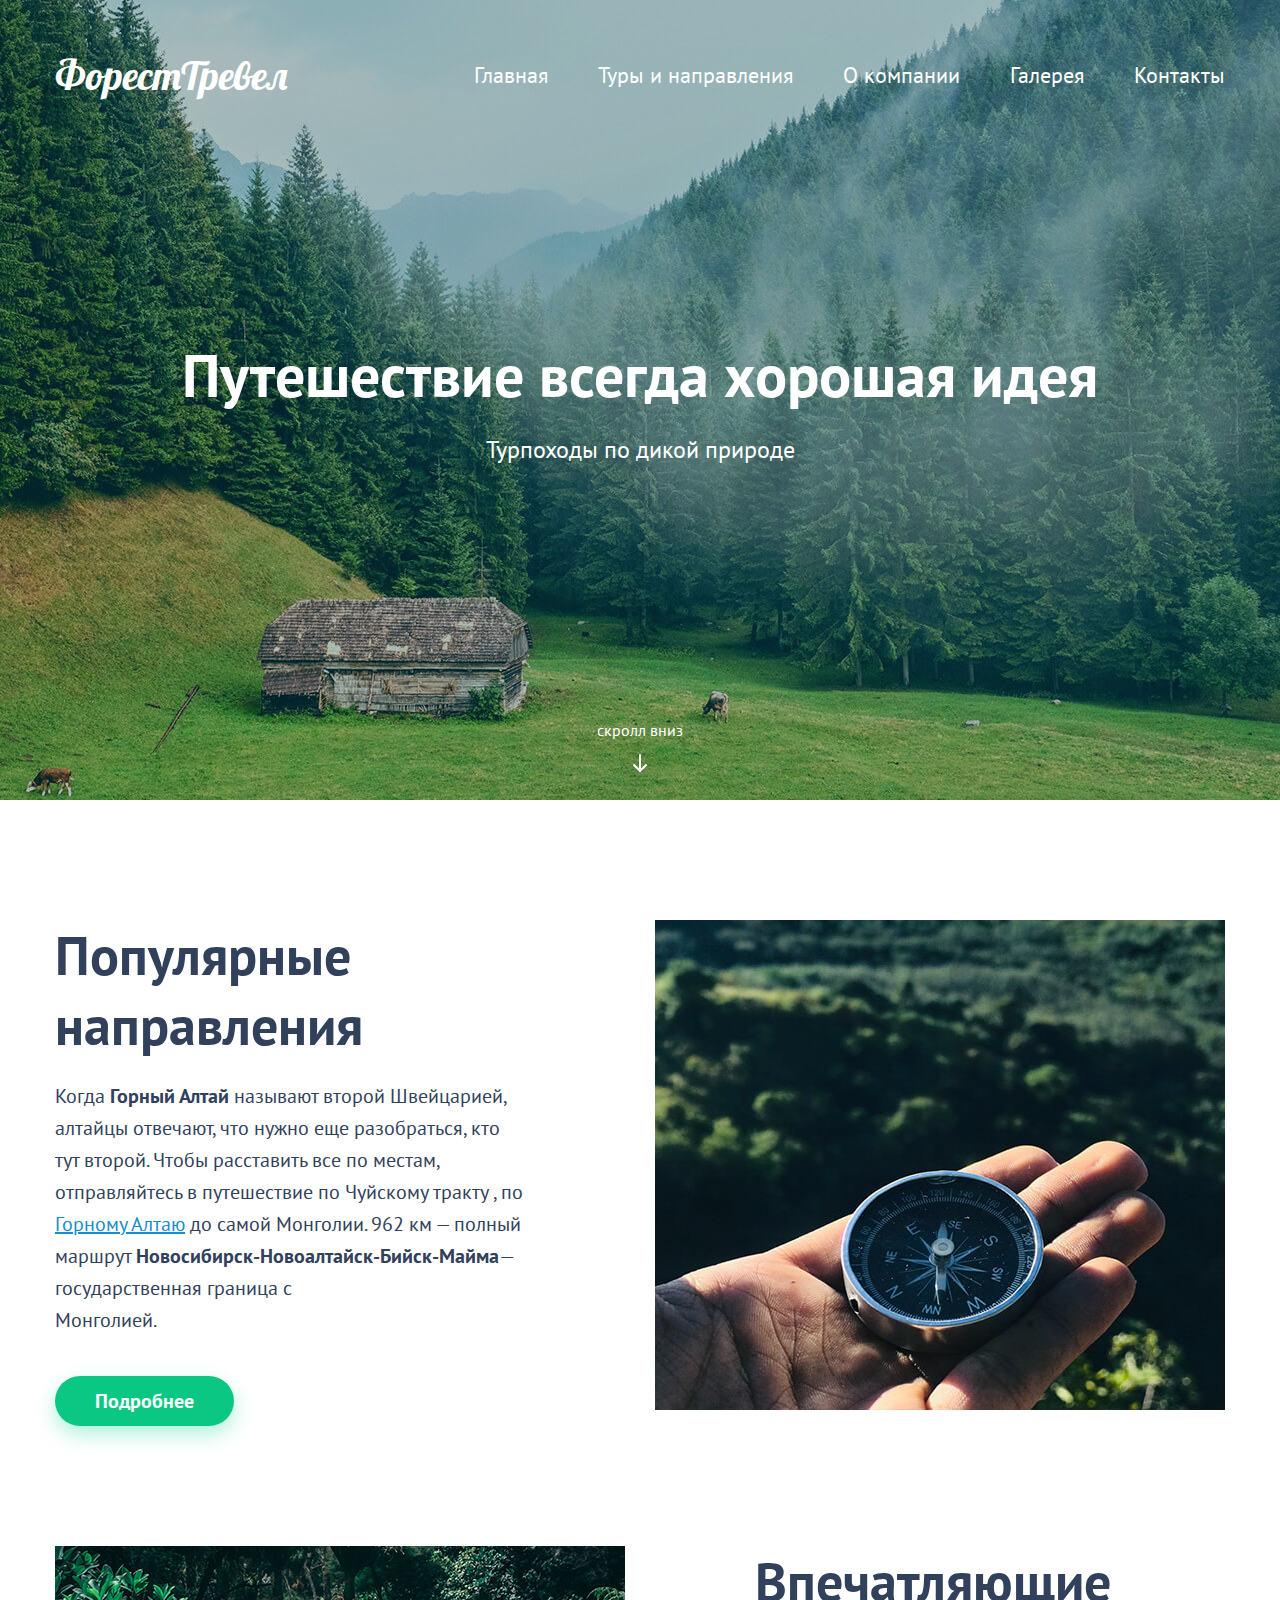
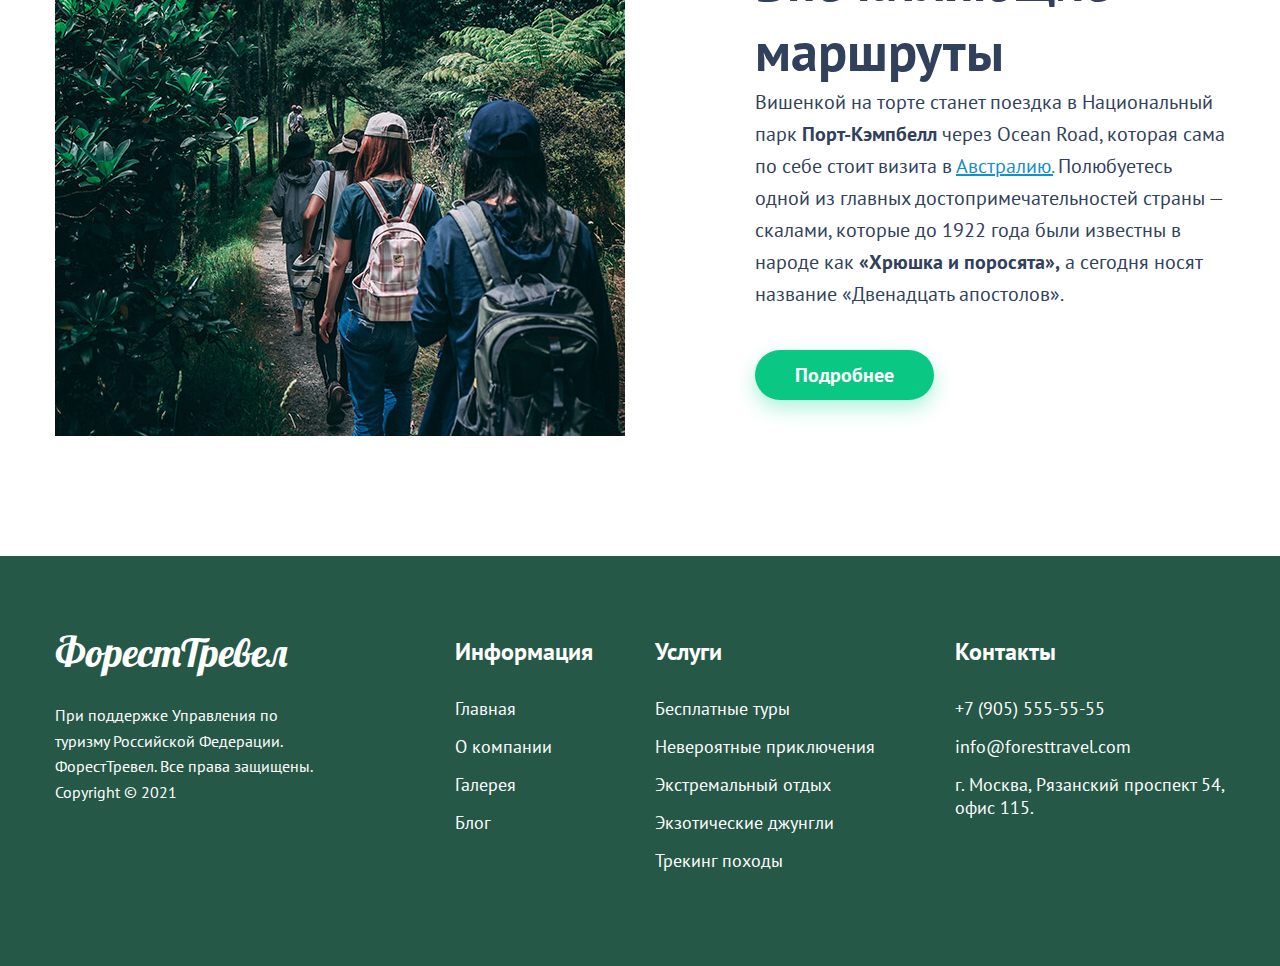
<file: index.html>
<!DOCTYPE html>
<html lang="ru">

<head>
    <meta charset="UTF-8">
    <meta name="viewport" content="width=device-width, initial-scale=1.0">
    <title>ФорестТревел</title>
    <link rel="stylesheet" href="css/main.css">
    <link rel="stylesheet" href="css/media.css">
    <link rel="preconnect" href="https://fonts.googleapis.com">
    <link rel="preconnect" href="https://fonts.gstatic.com" crossorigin>
    <link href="https://fonts.googleapis.com/css2?family=Lobster&family=PT+Sans:wght@400;700&display=swap" rel="stylesheet">
</head>

<body>

    <header class="header">
        <div class="header-top">
            <div class="logo">ФорестТревел</div>
            <button class="burger">
                <div class="burger__line"></div>
            </button>
            <nav class="header-nav">
                <ul class="nav-list">
                    <li class="nav-item">
                        <a href="index.html" class="nav-link">Главная</a>
                    </li>
                    <li class="nav-item">
                        <a href="routes.html" class="nav-link">Туры и направления</a>
                    </li>
                    <li class="nav-item">
                        <a href="#" class="nav-link">О компании</a>
                    </li>
                    <li class="nav-item">
                        <a href="#" class="nav-link">Галерея</a>
                    </li>
                    <li class="nav-item">
                        <a href="contacts.html" class="nav-link">Контакты</a>
                    </li>
                </ul>
            </nav>
        </div>
        <div class="header-content">
            <h1 class="header-title">Путешествие всегда хорошая идея</h1>
            <p class="header-desc">Турпоходы по дикой природе</p>
        </div>
        <a href="#scroll" class="header-scroll">cкролл вниз</a>
    </header>
    <main class="main" id="scroll">
        <div class="container">
            <article class="main-row">
                <div class="content">
                    <div class="content-header">
                    <h2 class="row-title">Популярные направления</h2>
                </div>
                    <div class="row-desc">
                        <p>Когда <b>Горный Алтай</b> называют второй Швейцарией, алтайцы отвечают, что нужно еще
                            разобраться, кто тут второй. Чтобы расставить все по местам, отправляйтесь в путешествие по
                            Чуйскому тракту , по <br><a href="#">Горному Алтаю</a> до самой Монголии. 962 км — полный
                            маршрут <b>Новосибирск-Новоалтайск-Бийск-Майма</b>—государственная граница с <br>Монголией.</p>
                    </div>
                    <a href="#" class="btn">Подробнее</a>
                </div>
                <div class="image">
                    <img class="img" src="img/01.jpg" alt="Компасс">
                </div>
            </article>

            <article class="main-row">
                <div class="content">
                    <h2 class="row-title">Впечатляющие маршруты</h2>
                    <div class="row-desc">
                        <p>Вишенкой на торте станет поездка в Национальный парк <b>Порт-Кэмпбелл</b> через Ocean Road,
                            которая сама по себе стоит визита в <a href="#">Австралию.</a> Полюбуетесь одной из главных
                            достопримечательностей страны — скалами, которые до 1922 года были известны в народе как
                            <b>«Хрюшка и поросята»,</b> а сегодня носят название «Двенадцать апостолов».</p>
                    </div>
                    <a href="#" class="btn">Подробнее</a>
                </div>
                <div class="image">
                    <img class="img" src="img/02.jpg" alt="Маршруты">
                </div>
            </article>
        </div>
    </main>
    <footer class="footer">
        <div class="container">
           <div class="footer-row">
            <div class="footer-copyright">
                <div class="logo">ФорестТревел</div>
                <p>
                    При поддержке Управления по туризму Российской Федерации. ФорестТревел. Все права защищены. Copyright © 2021
                </p>
            </div>
            <div class="footer-widgets">
                <div class="footer-widget footer-info">
                    <h4 class="footer-widget-title">Информация</h4>
                    <ul class="footer-widget-list">
                        <li>
                            <a href="#">Главная</a>
                        </li>
                        <li>
                            <a href="#">О компании</a>
                        </li>
                        <li>
                            <a href="#">Галерея</a>
                        </li>
                        <li>
                            <a href="#">Блог</a>
                        </li>
                    </ul>
                </div>
                <div class="footer-widget footer-services">
                    <h4 class="footer-widget-title">Услуги</h4>
                    <ul class="footer-widget-list">
                        <li>
                            <a href="#">Бесплатные туры</a>
                        </li>
                        <li>
                            <a href="#">Невероятные приключения</a>
                        </li>
                        <li>
                            <a href="#">Экстремальный отдых</a>
                        </li>
                        <li>
                            <a href="#"> Экзотические джунгли</a>
                        </li>
                        <li>
                            <a href="#">Трекинг походы</a>
                        </li>
                    </ul>
                </div>
                <div class="footer-widget footer-contacts">
                    <h4 class="footer-widget-title">Контакты</h4>
                    <ul class="footer-widget-list">
                        <li>
                            <a href="tel:79055555555">+7 (905) 555-55-55</a>
                        </li>
                        <li>
                            <a href="mailto:info@foresttravel.com">info@foresttravel.com</a>
                        </li>
                        <li>
                        <address>г. Москва, Рязанский проспект 54, офис 115.</address>
                        </li>
                    </ul>
                </div>
            </div>
           </div>
        </div>
    </footer>
    <script defer src="js/main.js"></script>
</body>
</html>
</file>
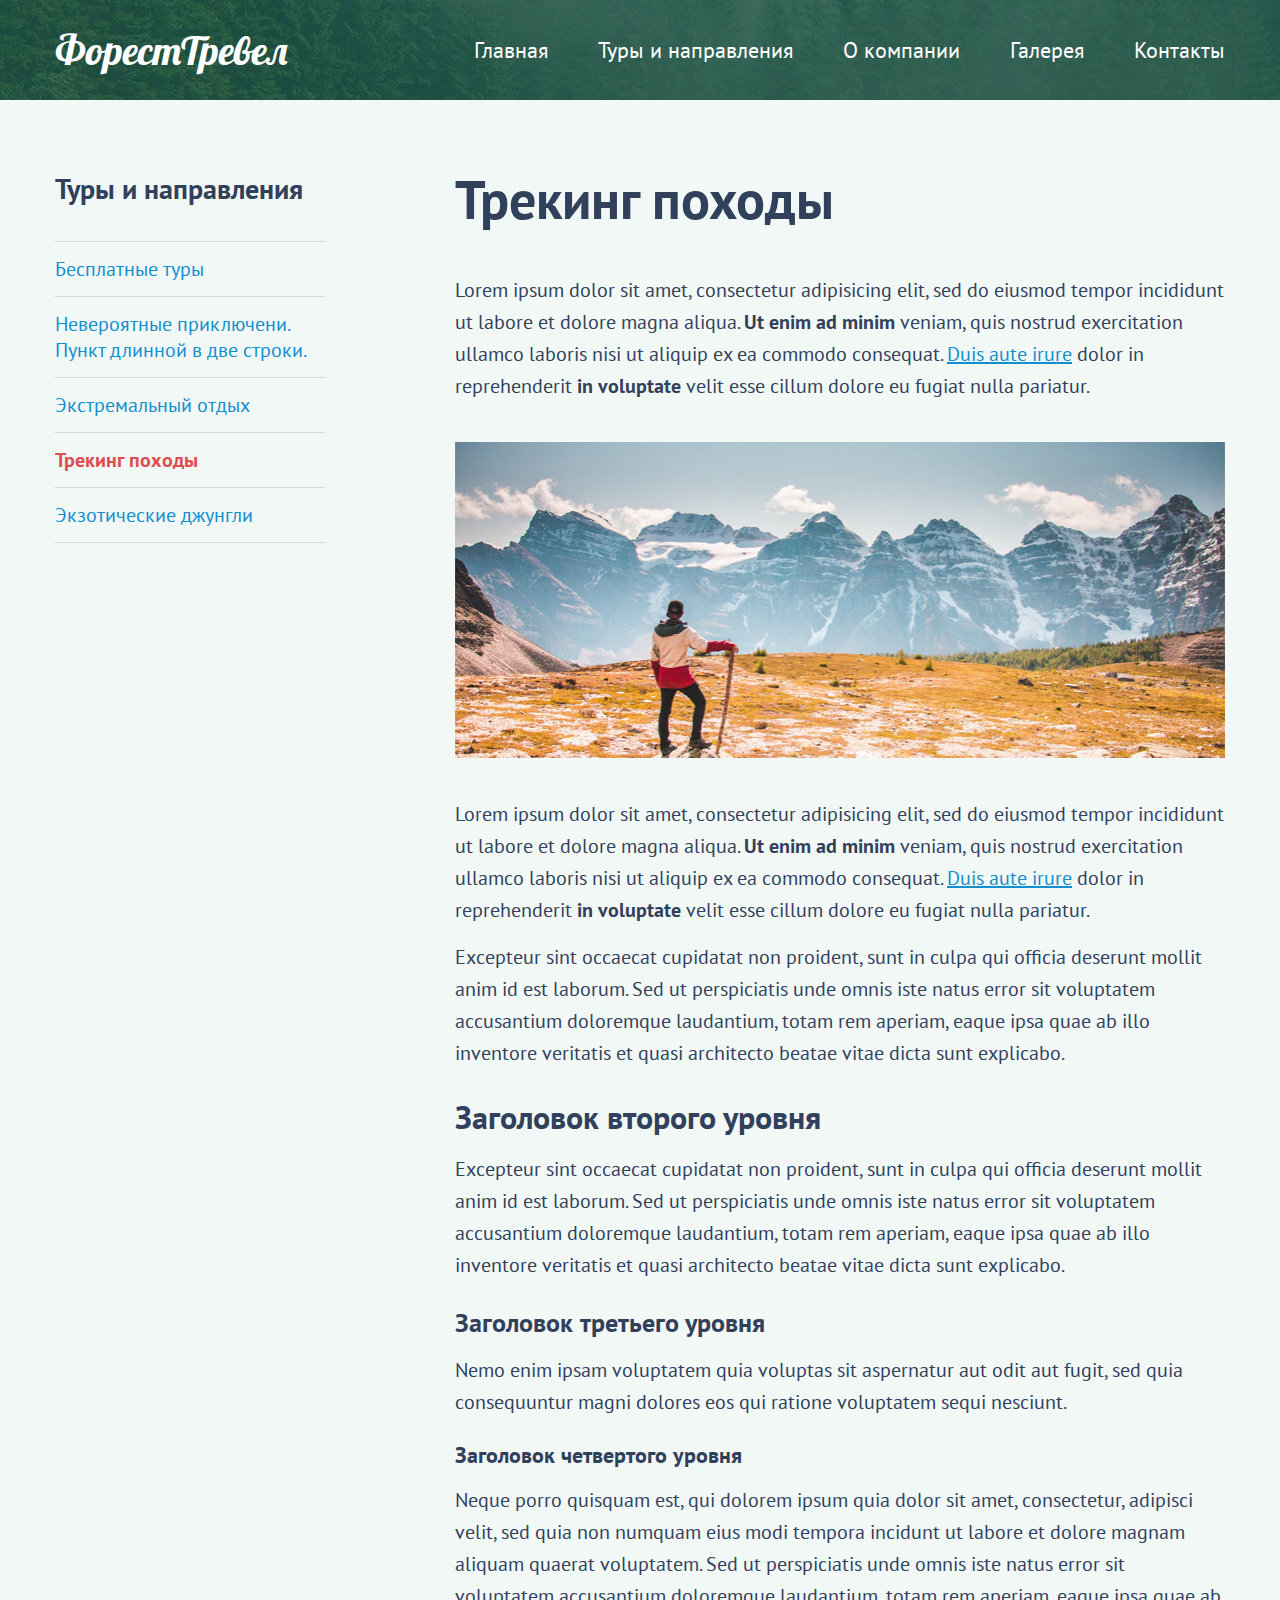
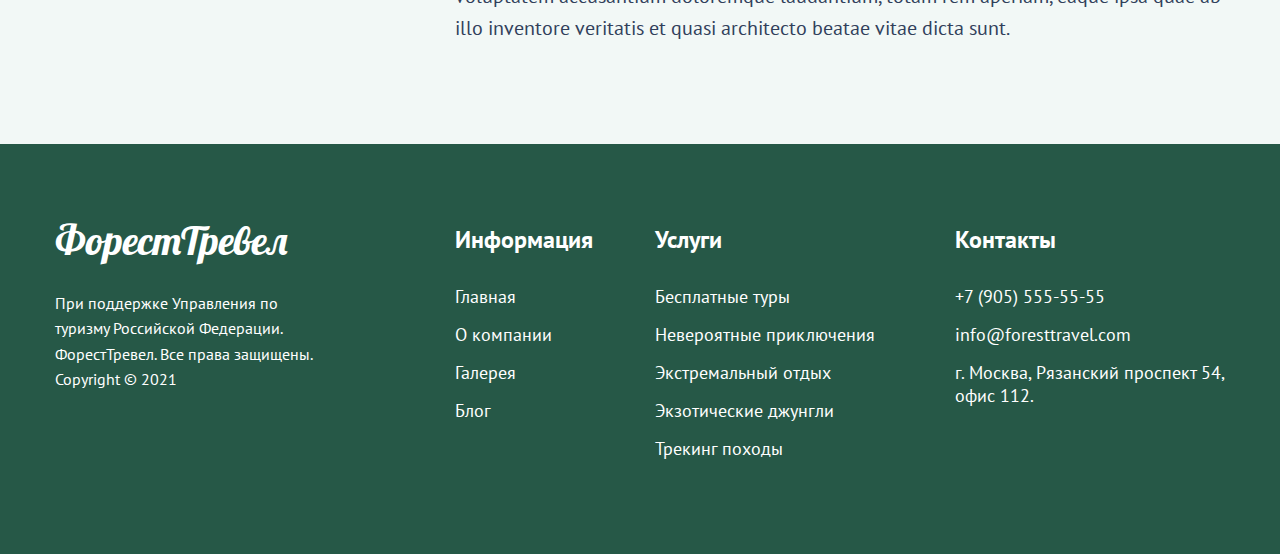
<file: article.html>
<!DOCTYPE html>
<html lang="ru">

<head>
    <meta charset="UTF-8">
    <meta name="viewport" content="width=device-width, initial-scale=1.0">
    <title>Статья</title>
    <link rel="stylesheet" href="css/main.css">
    <link rel="stylesheet" href="css/media.css">
    <link rel="preconnect" href="https://fonts.googleapis.com">
    <link rel="preconnect" href="https://fonts.gstatic.com" crossorigin>
    <link href="https://fonts.googleapis.com/css2?family=Lobster&family=PT+Sans:wght@400;700&display=swap"rel="stylesheet">
</head>

<body>

    <header class="header-inner">
        <div class="header-top">
            <div class="logo">ФорестТревел</div>
            <button class="burger">
                <div class="burger__line"></div>
            </button>
            <nav class="header-nav">
                <ul class="nav-list">
                    <li class="nav-item">
                        <a href="index.html" class="nav-link">Главная</a>
                    </li>
                    <li class="nav-item">
                        <a href="routes.html" class="nav-link">Туры и направления</a>
                    </li>
                    <li class="nav-item">
                        <a href="#" class="nav-link">О компании</a>
                    </li>
                    <li class="nav-item">
                        <a href="#" class="nav-link">Галерея</a>
                    </li>
                    <li class="nav-item">
                        <a href="contacts.html" class="nav-link">Контакты</a>
                    </li>
                </ul>
            </nav>
    </header>
    <main class="inner-page-articles">
        <div class="container">
            <div class="article-row">
                <nav class="article-nav">
                    <h3 class="article-nav-title">Туры и направления</h3>
                    <ul class="article-list">
                        <li>
                            <a href="#">Бесплатные туры</a>
                        </li>
                        <li>
                            <a href="#">Невероятные приключени. Пункт длинной в две строки.</a>
                        </li>
                        <li>
                            <a href="#">Экстремальный отдых</a>
                        </li>
                        <li>
                            <a href="#" class="active">Трекинг походы</a>
                        </li>
                        <li>
                            <a href="#">Экзотические джунгли</a>
                        </li>
                    </ul>
                </nav>
                <article class="article-content">
                    <h1>Трекинг походы</h1>
                        <p>
                            Lorem ipsum dolor sit amet, consectetur adipisicing elit, sed do eiusmod tempor incididunt ut
                            labore et dolore magna aliqua. <b>Ut enim ad minim</b> veniam, quis nostrud exercitation ullamco
                            laboris nisi ut aliquip ex ea commodo consequat. <a href="#">Duis aute irure</a> dolor in
                            reprehenderit <b>in voluptate</b> velit esse cillum dolore eu fugiat nulla pariatur.
                        </p>
                    <picture>
                        <source srcset="img/xs/tracking/1.jpeg" media="(max-width: 599px)">
                        <source srcset="img/mobile/tracking/1.jpeg" media="(max-width: 899px)">
                        <source srcset="img/tablet/tracking/1.jpeg" media="(max-width: 1199px)">
                        <img src="img/article/img.jpg" alt="Трекинг походы">
                    </picture>
                        <p>
                            Lorem ipsum dolor sit amet, consectetur adipisicing elit, sed do eiusmod tempor incididunt ut
                            labore et dolore magna aliqua. <b>Ut enim ad minim</b> veniam, quis nostrud exercitation ullamco
                            laboris nisi ut aliquip ex ea commodo consequat. <a href="#">Duis aute irure</a> dolor in
                            reprehenderit <b>in voluptate</b> velit esse cillum dolore eu fugiat nulla pariatur.<br>
                        </p>
                            <p>
                            Excepteur sint occaecat cupidatat non proident, sunt in culpa qui officia deserunt mollit anim
                            id est laborum. Sed ut perspiciatis unde omnis iste natus error sit voluptatem accusantium
                            doloremque laudantium, totam rem aperiam, eaque ipsa quae ab illo inventore veritatis et quasi
                            architecto beatae vitae dicta sunt explicabo.
                            </p>
                        <h2>Заголовок второго уровня</h2>
                            <p>
                            Excepteur sint occaecat cupidatat non proident, sunt in culpa qui officia deserunt mollit anim id
                            est laborum. Sed ut perspiciatis unde omnis iste natus error sit voluptatem accusantium doloremque
                            laudantium, totam rem aperiam, eaque ipsa quae ab illo inventore veritatis et quasi architecto
                            beatae vitae dicta sunt explicabo.
                            </p>
                        <h3>Заголовок третьего уровня</h3>
                            <p>
                            Nemo enim ipsam voluptatem quia voluptas sit aspernatur aut odit aut fugit, sed quia consequuntur
                            magni dolores eos qui ratione voluptatem sequi nesciunt.
                            </p>
                        <h4>Заголовок четвертого уровня</h4>
                            <p>
                            Neque porro quisquam est, qui dolorem ipsum quia dolor sit amet, consectetur, adipisci velit, sed
                            quia non numquam eius modi tempora incidunt ut labore et dolore magnam aliquam quaerat voluptatem.
                            Sed ut perspiciatis unde omnis iste natus error sit voluptatem accusantium doloremque laudantium,
                            totam rem aperiam, eaque ipsa quae ab illo inventore veritatis et quasi architecto beatae vitae
                            dicta sunt.
                            </p>
                </article>
            </div>
        </div>
    </main>
    <footer class="footer">
        <div class="container">
           <div class="footer-row">
            <div class="footer-copyright">
                <div class="logo">ФорестТревел</div>
                <p>
                    При поддержке Управления по туризму Российской Федерации. ФорестТревел. Все права защищены. Copyright © 2021
                </p>
            </div>
            <div class="footer-widgets">
                <div class="footer-widget footer-info">
                    <h4 class="footer-widget-title">Информация</h4>
                    <ul class="footer-widget-list">
                        <li>
                            <a href="#">Главная</a>
                        </li>
                        <li>
                            <a href="#">О компании</a>
                        </li>
                        <li>
                            <a href="#">Галерея</a>
                        </li>
                        <li>
                            <a href="#">Блог</a>
                        </li>
                    </ul>
                </div>
                <div class="footer-widget footer-services">
                    <h4 class="footer-widget-title">Услуги</h4>
                    <ul class="footer-widget-list">
                        <li>
                            <a href="#">Бесплатные туры</a>
                        </li>
                        <li>
                            <a href="#">Невероятные приключения</a>
                        </li>
                        <li>
                            <a href="#">Экстремальный отдых</a>
                        </li>
                        <li>
                            <a href="#"> Экзотические джунгли</a>
                        </li>
                        <li>
                            <a href="#">Трекинг походы</a>
                        </li>
                    </ul>
                </div>
                <div class="footer-widget footer-contacts">
                    <h4 class="footer-widget-title">Контакты</h4>
                    <ul class="footer-widget-list">
                        <li>
                            <a href="tel:79055555555">+7 (905) 555-55-55</a>
                        </li>
                        <li>
                            <a href="mailto:info@foresttravel.com">info@foresttravel.com</a>
                        </li>
                        <address>г. Москва, Рязанский проспект 54, офис 112.</address>
                    </ul>
                </div>
            </div>
           </div>
        </div>
    </footer>
    <script defer src="js/main.js"></script>
</body>

</html>
</file>
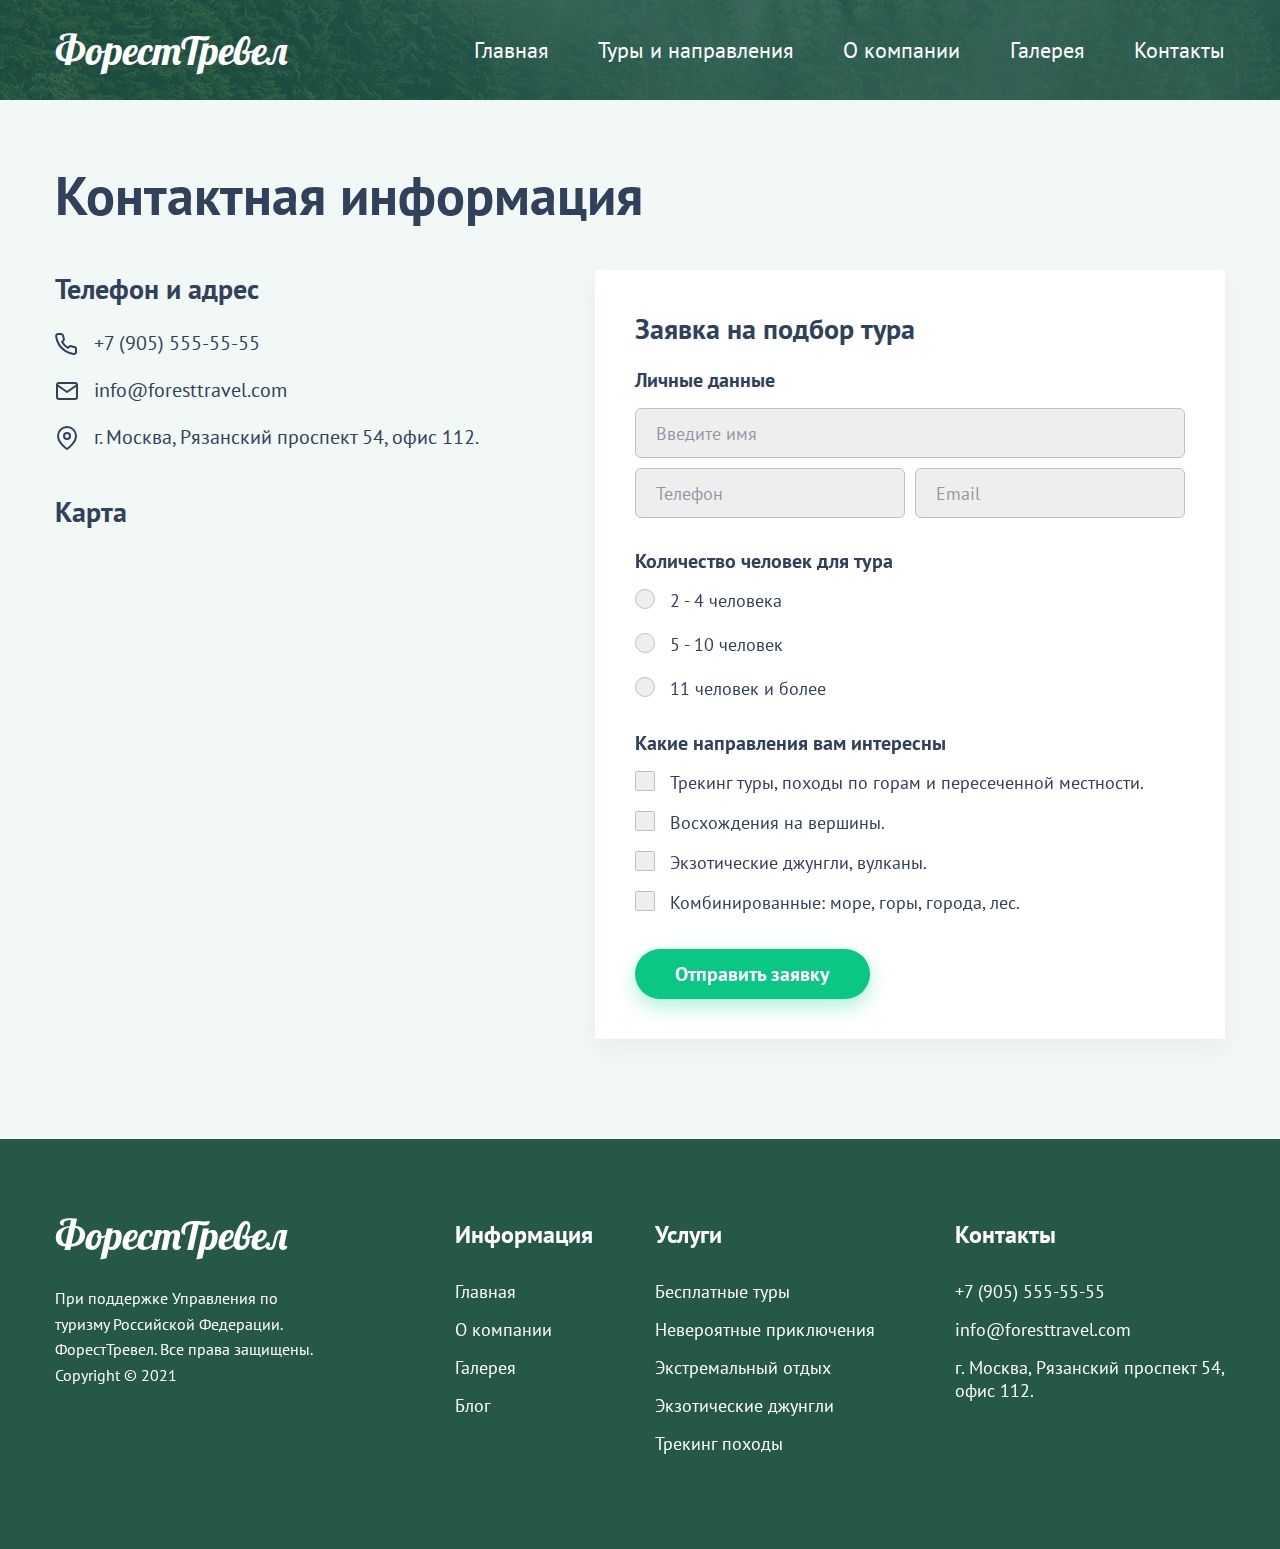
<file: contacts.html>
<!DOCTYPE html>
<html lang="ru">

<head>
    <meta charset="UTF-8">
    <meta name="viewport" content="width=device-width, initial-scale=1.0">
    <title>Контакты</title>
    <link rel="stylesheet" href="css/main.css">
    <link rel="stylesheet" href="css/media.css">
    <link rel="preconnect" href="https://fonts.googleapis.com">
    <link rel="preconnect" href="https://fonts.gstatic.com" crossorigin>
    <link href="https://fonts.googleapis.com/css2?family=Lobster&family=PT+Sans:wght@400;700&display=swap"
        rel="stylesheet">
</head>

<body>

    <header class="header-inner">
        <div class="header-top">
            <div class="logo">ФорестТревел</div>
            <button class="burger">
                <div class="burger__line"></div>
            </button>
            <nav class="header-nav">
                <ul class="nav-list">
                    <li class="nav-item">
                        <a href="index.html" class="nav-link">Главная</a>
                    </li>
                    <li class="nav-item">
                        <a href="routes.html" class="nav-link">Туры и направления</a>
                    </li>
                    <li class="nav-item">
                        <a href="#" class="nav-link">О компании</a>
                    </li>
                    <li class="nav-item">
                        <a href="#" class="nav-link">Галерея</a>
                    </li>
                    <li class="nav-item">
                        <a href="contacts.html" class="nav-link">Контакты</a>
                    </li>
                </ul>
            </nav>
    </header>
    <main class="inner-page-contacts">
        <div class="container">
            <div class="contacts-header">
                <h1 class="contacts-title">Контактная информация</h1>
            </div>
            <div class="contact-row">
                <div class="contact-info">
                    <div class="contact-block">
                        <h4 class="contact-block-title title">Телефон и адрес</h4>
                        <div class="contact-block-body">
                            <ul class="contact-list">
                                <li class="contact-list-item phone">
                                    <a href="tel:+79055555555">+7 (905) 555-55-55</a>
                                </li>
                                <li class="contact-list-item mail">
                                    <a href="mailto:info@foresttravel.com">info@foresttravel.com</a>
                                </li>
                                <li class="contact-list-item location">
                                    <address>г. Москва, Рязанский проспект 54, офис 112.</address>
                                </li>
                            </ul>
                        </div>
                    </div>

                    <div class="contact-block">
                        <h4 class="title contact-block-title">Карта</h4>
                        <div class="map">
                            <iframe
                                src="https://yandex.ru/map-widget/v1/?um=constructor%3A8cd8fbf8c8976f7d48421e66145da9ca4af28b52ab8a2d8e778b4ec642b620d8&amp;source=constructor"
                                width="100%" height="100%" frameborder="0"></iframe>
                        </div>
                    </div>
                </div>
                <form class="form">
                    <h3 class="form-title title">Заявка на подбор тура</h3>
                    <fieldset class="form-group">
                        <legend class="form-group-title">Личные данные</legend>
                        <div class="form-group-row">
                            <input class="input" type="text" placeholder="Введите имя">
                        </div>
                        <div class="form-group-row">
                            <input class="input" type="tel" placeholder="Телефон" required>
                            <input class="input" type="email" placeholder="Email" required>
                        </div>
                    </fieldset>
                    <fieldset class="form-group">
                        <legend class="form-group-title">Количество человек для тура</legend>
                        <label class="radio-row">
                            <input name="number" class="real-radio" type="radio">
                            <span class="custom-radio"></span>
                            <span>2 - 4 человека</span>
                        </label>
                        <label class="radio-row">
                            <input name="number" class="real-radio" type="radio">
                            <span class="custom-radio"></span>
                            <span>5 - 10 человек</span>
                        </label>
                        <label class="radio-row">
                            <input name="number" class="real-radio" type="radio">
                            <span class="custom-radio"></span>
                            <span>11 человек и более</span>
                        </label>
                    </fieldset>
                    <fieldset class="form-group">
                        <legend class="form-group-title">Какие направления вам интересны</legend>
                        <label class="checkbox-row">
                            <input name="routes" class="real-checkbox" type="checkbox">
                            <span class="custom-checkbox"></span>
                            <span>Трекинг туры, походы по горам и пересеченной местности.</span>
                        </label>
                        <label class="checkbox-row">
                            <input name="routes" class="real-checkbox" type="checkbox">
                            <span class="custom-checkbox"></span>
                            <span>Восхождения на вершины.</span>
                        </label>
                        <label class="checkbox-row">
                            <input name="routes" class="real-checkbox" type="checkbox">
                            <span class="custom-checkbox"></span>
                            <span>Экзотические джунгли, вулканы.</span>
                        </label>
                        <label class="checkbox-row">
                            <input name="routes" class="real-checkbox" type="checkbox">
                            <span class="custom-checkbox"></span>
                            <span>Комбинированные: море, горы, города, лес.</span>
                        </label>
                    </fieldset>
                    <button type="submit" class="btn">Отправить заявку</button>
                </form>
            </div>
        </div>
    </main>
    <footer class="footer">
        <div class="container">
            <div class="footer-row">
                <div class="footer-copyright">
                    <div class="logo">ФорестТревел</div>
                    <p>
                        При поддержке Управления по туризму Российской Федерации. ФорестТревел. Все права защищены.
                        Copyright © 2021
                    </p>
                </div>
                <div class="footer-widgets">
                    <div class="footer-widget footer-info">
                        <h4 class="footer-widget-title">Информация</h4>
                        <ul class="footer-widget-list">
                            <li>
                                <a href="#">Главная</a>
                            </li>
                            <li>
                                <a href="#">О компании</a>
                            </li>
                            <li>
                                <a href="#">Галерея</a>
                            </li>
                            <li>
                                <a href="#">Блог</a>
                            </li>
                        </ul>
                    </div>
                    <div class="footer-widget footer-services">
                        <h4 class="footer-widget-title">Услуги</h4>
                        <ul class="footer-widget-list">
                            <li>
                                <a href="#">Бесплатные туры</a>
                            </li>
                            <li>
                                <a href="#">Невероятные приключения</a>
                            </li>
                            <li>
                                <a href="#">Экстремальный отдых</a>
                            </li>
                            <li>
                                <a href="#"> Экзотические джунгли</a>
                            </li>
                            <li>
                                <a href="#">Трекинг походы</a>
                            </li>
                        </ul>
                    </div>
                    <div class="footer-widget footer-contacts">
                        <h4 class="footer-widget-title">Контакты</h4>
                        <ul class="footer-widget-list">
                            <li>
                                <a href="tel:79055555555">+7 (905) 555-55-55</a>
                            </li>
                            <li>
                                <a href="mailto:info@foresttravel.com">info@foresttravel.com</a>
                            </li>
                            <li>
                            <address>г. Москва, Рязанский проспект 54, офис 112.</address>
                            </li>
                        </ul>
                    </div>
                </div>
            </div>
        </div>
    </footer>
    <script defer src="js/main.js"></script>
</body>

</html>
</file>
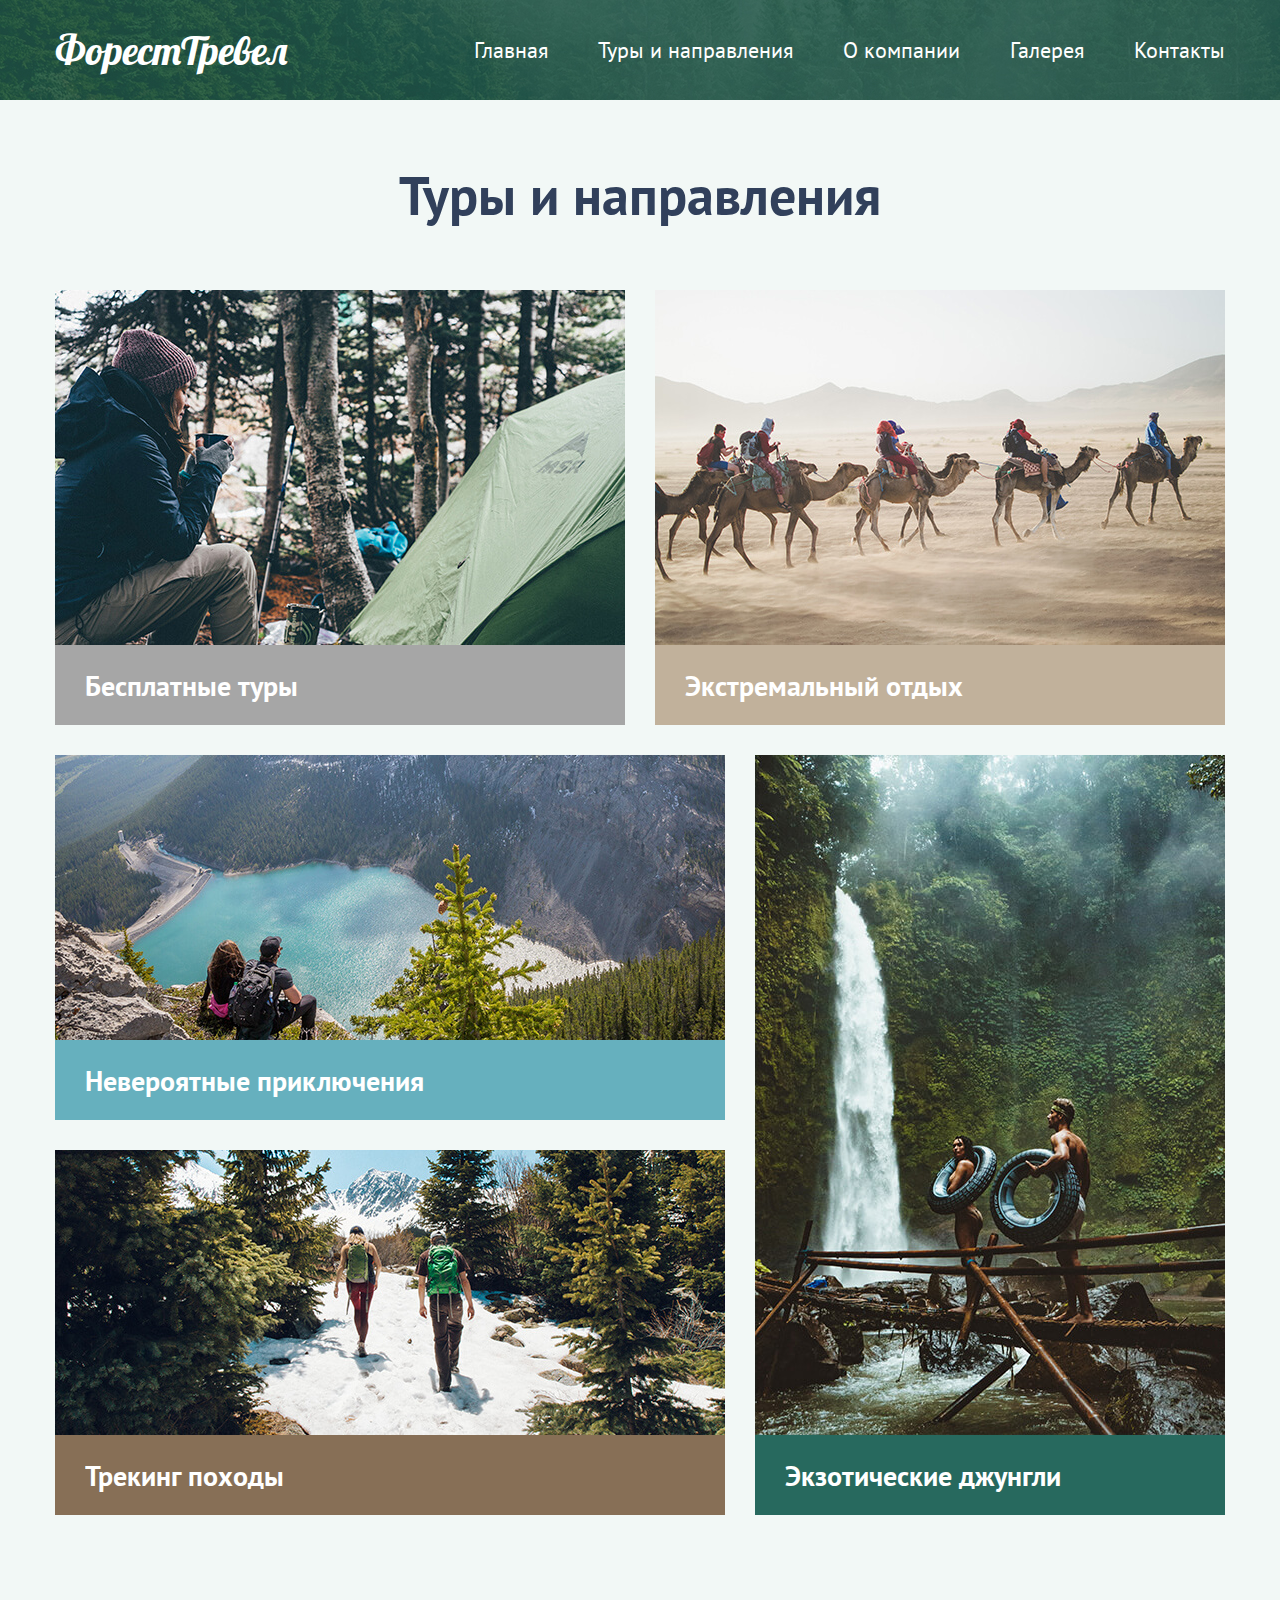
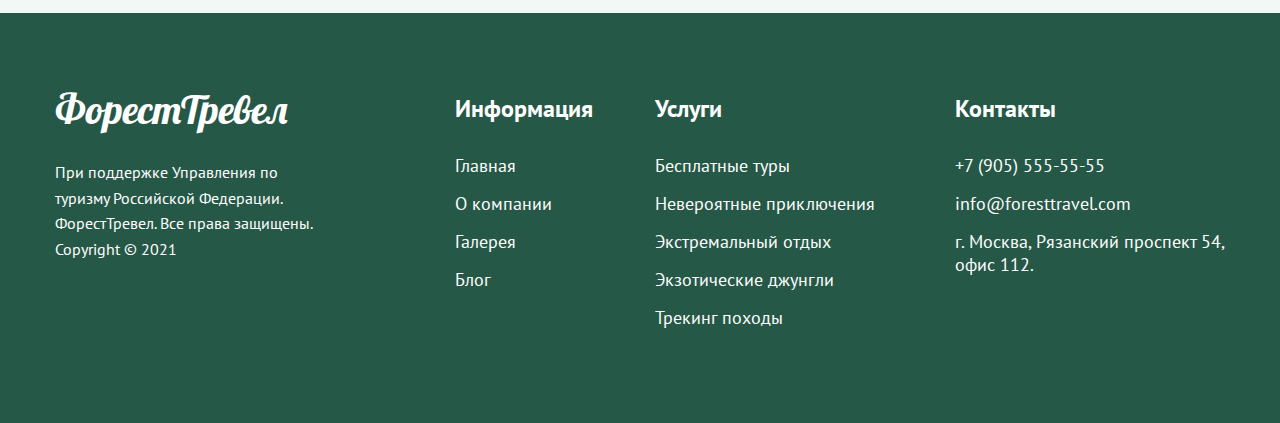
<file: routes.html>
<!DOCTYPE html>
<html lang="ru">

<head>
    <meta charset="UTF-8">
    <meta name="viewport" content="width=device-width, initial-scale=1.0">
    <title>Туры</title>
    <link rel="stylesheet" href="css/main.css">
    <link rel="stylesheet" href="css/media.css">
    <link rel="preconnect" href="https://fonts.googleapis.com">
    <link rel="preconnect" href="https://fonts.gstatic.com" crossorigin>
    <link href="https://fonts.googleapis.com/css2?family=Lobster&family=PT+Sans:wght@400;700&display=swap" rel="stylesheet">
</head>

<body>
    <header class="header-inner">
        <div class="header-top">
            <div class="logo">ФорестТревел</div>
            <button class="burger">
                <div class="burger__line"></div>
            </button>
            <nav class="header-nav">
                <ul class="nav-list">
                    <li class="nav-item">
                        <a href="index.html" class="nav-link">Главная</a>
                    </li>
                    <li class="nav-item">
                        <a href="routes.html" class="nav-link">Туры и направления</a>
                    </li>
                    <li class="nav-item">
                        <a href="#" class="nav-link">О компании</a>
                    </li>
                    <li class="nav-item">
                        <a href="#" class="nav-link">Галерея</a>
                    </li>
                    <li class="nav-item">
                        <a href="contacts.html" class="nav-link">Контакты</a>
                    </li>
                </ul>
            </nav>
    </header>
    <main class="inner-page-tours">
        <div class="container">
            <h1 class="section-title">Туры и направления</h1>
            <div class="cards-wrapper">
                <div class="card-row">
                    <a href="#" class="standart-card card">
                        <picture>
                            <source srcset="img/xs/tours/1.jpeg" media="(max-width: 599px)">
                            <source srcset="img/mobile/tours/1.jpeg" media="(max-width: 899px)">
                            <source srcset="img/tablet/tours/1.jpeg" media="(max-width: 1199px)">
                            <img src="img/second/1.jpg" alt="Бесплатные туры">
                        </picture>
                        <div class="card-title-wrapper">
                            <p class="card-title">Бесплатные туры</p>
                        </div>
                    </a>
                    <a href="#" class="standart-card card">
                        <picture>
                            <source srcset="img/xs/tours/2.jpeg" media="(max-width: 599px)">
                            <source srcset="img/mobile/tours/2.jpeg" media="(max-width: 899px)">
                            <source srcset="img/tablet/tours/2.jpeg" media="(max-width: 1199px)">
                            <img src="img/second/2.jpg" alt="Экстремальный отдых">
                        </picture>
                        <div class="card-title-wrapper sand-color">
                            <p class="card-title">Экстремальный отдых</p>
                        </div>
                    </a>
                </div>
                <div class="card-row">
                    <div class="card-column">
                        <a href="#" class="wide-card card">
                            <picture>
                                <source srcset="img/xs/tours/3.jpeg" media="(max-width: 599px)">
                                <source srcset="img/mobile/tours/3.jpeg" media="(max-width: 899px)">
                                <source srcset="img/tablet/tours/3.jpeg" media="(max-width: 1199px)">
                                <img src="img/second/3.jpg" alt="Невероятные приключения">
                            </picture>
                            <div class="card-title-wrapper adventures-color">
                                <p class="card-title">Невероятные приключения</p>
                            </div>
                        </a>
                        <a href="article.html" class="wide-card card">
                            <picture>
                                <source srcset="img/xs/tours/4.jpeg" media="(max-width: 599px)">
                                <source srcset="img/mobile/tours/4.jpeg" media="(max-width: 899px)">
                                <source srcset="img/tablet/tours/4.jpeg" media="(max-width: 1199px)">
                                <img src="img/second/4.jpg" alt="Трекинг походы">
                            </picture>
                            <div class="card-title-wrapper tracking-color">
                                <p class="card-title">Трекинг походы</p>
                            </div>
                        </a>
                    </div>
                    <a href="#" class="high-card card">
                        <picture>
                            <source srcset="img/xs/tours/5.jpeg" media="(max-width: 599px)">
                            <source srcset="img/mobile/tours/5.jpeg" media="(max-width: 899px)">
                            <source srcset="img/tablet/tours/5.jpeg" media="(max-width: 1199px)">
                            <img src="img/second/5.jpg" alt="Экзотические джунгли">
                        </picture>
                        <div class="card-title-wrapper jungle-color">
                            <p class="card-title">Экзотические джунгли</p>
                        </div>
                    </a>
                </div>
            </div>
        </div>
    </main>
    <footer class="footer">
        <div class="container">
           <div class="footer-row">
            <div class="footer-copyright">
                <div class="logo">ФорестТревел</div>
                <p>
                    При поддержке Управления по туризму Российской Федерации. ФорестТревел. Все права защищены. Copyright © 2021
                </p>
            </div>
            <div class="footer-widgets">
                <div class="footer-widget footer-info">
                    <h4 class="footer-widget-title">Информация</h4>
                    <ul class="footer-widget-list">
                        <li>
                            <a href="main.html">Главная</a>
                        </li>
                        <li>
                            <a href="#">О компании</a>
                        </li>
                        <li>
                            <a href="#">Галерея</a>
                        </li>
                        <li>
                            <a href="#">Блог</a>
                        </li>
                    </ul>
                </div>
                <div class="footer-widget footer-services">
                    <h4 class="footer-widget-title">Услуги</h4>
                    <ul class="footer-widget-list">
                        <li>
                            <a href="#">Бесплатные туры</a>
                        </li>
                        <li>
                            <a href="#">Невероятные приключения</a>
                        </li>
                        <li>
                            <a href="#">Экстремальный отдых</a>
                        </li>
                        <li>
                            <a href="#"> Экзотические джунгли</a>
                        </li>
                        <li>
                            <a href="article.html">Трекинг походы</a>
                        </li>
                    </ul>
                </div>
                <div class="footer-widget footer-contacts">
                    <h4 class="footer-widget-title">Контакты</h4>
                    <ul class="footer-widget-list">
                        <li>
                            <a href="tel:79055555555">+7 (905) 555-55-55</a>
                        </li>
                        <li>
                            <a href="mailto:info@foresttravel.com">info@foresttravel.com</a>
                        </li>
                        <address>г. Москва, Рязанский проспект 54, офис 112.</address>
                    </ul>
                </div>
            </div>
           </div>
        </div>
    </footer>
    <script defer src="js/main.js"></script>
</body>
</html>
</file>
<file: css/main.css>
html {
    height: 100%;
    scroll-behavior: smooth;
}

*,
::before,
::after {
    box-sizing: border-box;
}

img {
    display: block;
    max-width: 100%;
    height: auto;
}

a {
    color: inherit;
    text-decoration: none;
}

label {
    cursor: pointer;
}

address {
    font-style: normal;
}

body,
h1,
h2,
h3,
h4,
h5,
h6,
p {
    margin: 0;
}

ul {
    margin: 0;
    padding: 0;
    list-style: none;
}

body {
    display: flex;
    flex-direction: column;
    height: 100%;
    font-family: 'PT Sans', sans-serif;
    line-height: normal;
}

body > * {
    flex-shrink: 0;
}

fieldset {
    border: none;
    margin: 0;
    padding: 0;
}

legend {
    display: block;
    margin: 0;
    padding: 0;
    border: none;
}

.none {
    display: none !important;
}

input {
    font-family: 'PT Sans', sans-serif;
}

.container {
    width: 1200px;
    margin: 0 auto;
    padding: 0 15px;
}

.section-title {
    color: #31405b;
    text-align: center;
    font-size: 54px;
    font-weight: 700;
    margin-bottom: 60px;
}

.header {
    position: relative;
    height: 800px;
    background-color: #265847;
    background: url(../img/header-bg.jpg) center no-repeat;
    background-size: cover;
    padding-top: 50px;
    color: #fff;
}

.header-inner {
    display: flex;
    align-items: center;
    height: 100px;
    background-color: #265847;
    background: url(../img/second/header-bg.jpg) center no-repeat;
    background-size: cover;
    padding-top: 25px;
    padding-bottom: 25px;
    color: #fff;
}

.header-top {
    display: flex;
    align-items: center;
    justify-content: space-between;

    width: 1200px;
    margin: 0 auto;
    padding: 0 15px;
}

.logo {
    font-family: "Lobster", cursive;
    font-size: 40px;
}

.header-nav {
    font-size: 22px;
}

.header-nav-button {
    display: none;
}

.nav-list {
    display: flex;
}

.nav-item:not(:last-child) {
    margin-right: 50px;
}

.nav-link {
    text-decoration: none;
    transition: border-bottom 0.2s ease-in;
}

.nav-link:hover {
    border-bottom: 1px solid #fff;
}

.nav-link:active {
    color: #ddd;
}

.burger {
    display: none;
}

.header-content {
    position: absolute;
    top: 50%;
    left: 50%;
    transform: translate(-50%, -50%);
    width: 1170px;
    text-align: center;
}

.header-title {
    font-size: 60px;
    margin-bottom: 20px;
}

.header-desc {
    font-size: 24px;
}

.header-scroll {
    display: inline-block;
    position: absolute;
    left: 50%;
    bottom: 25px;
    transform: translateX(-50%);
    height: 55px;
    font-size: 16px;
    text-align: center;
    text-decoration: none;
    color: #fff;
}

.header-scroll::after {
    position: absolute;
    display: block;
    content: "";
    width: 24px;
    height: 24px;
    left: 50%;
    bottom: 0;
    transform: translateX(-50%);
    background-image: url(../img/arrow-down.svg);
}

.main {
    padding-top: 120px;
    padding-bottom: 120px;
}

.main-row {
    display: flex;
    justify-content: space-between;
}

.main-row:not(:last-child) {
    margin-bottom: 120px;
}

.main-row:nth-child(even) {
    flex-direction: row-reverse;
}

.content {
    max-width: 470px;
}

.content-header {
    margin-bottom: 20px;
}

.row-title {
    color: #31405b;
    font-size: 54px;
}

.row-desc {
    color: #31405b;
    font-size: 20px;
    font-weight: 400;
    line-height: 1.6;
    margin-bottom: 40px;
}

.row-desc a {
    color: #138ece;
    text-decoration: underline;
}

.btn {
    font-family: inherit;
    display: inline-block;
    padding: 12px 40px;
    border-radius: 50px;
    background-color: #0ac883;
    box-shadow: 0px 8px 20px 0px rgba(24, 219, 148, 0.35);
    border: none;
    cursor: pointer;
    color: #fff;
    text-align: center;
    font-size: 20px;
    font-weight: 700;
    text-decoration: none;
    transition: background-color 0.2s ease-in;
}

.btn:hover {
    background-color: #72bfa3;
}

.btn:focus {
    outline: 1px solid #0ac883;
    outline-offset: 2px;
}

.btn:active {
    background-color: #076a46;
}

.image {
    width: 570px;
}

.img {
    object-fit: cover;
}

.footer {
    margin-top: auto;
    padding-top: 71px;
    padding-bottom: 94px;
    background-color: #265847;
    color: #fff;
}

.footer-row {
    display: flex;
    justify-content: space-between;
}

.footer-copyright {
    width: 270px;
}

.footer-copyright .logo {
    margin-bottom: 26px;
}

.footer-copyright p {
    font-size: 16px;
    font-weight: 400;
    line-height: 1.6;
}

.footer-widgets {
    display: flex;
    padding-top: 9px;
}

.footer-widget:not(:last-child) {
    margin-right: 30px;
}

.footer-info {
    width: 170px;
}

.footer-services {
    width: 270px;
}

.footer-contacts {
    width: 270px;
}

.footer-widget-title {
    font-size: 24px;
    margin-bottom: 30px;
}

.footer-widget-list {
    font-size: 18px;
}

.footer-widget-list li:not(:last-child) {
    margin-bottom: 15px;
}

/* second page */

.inner-page-tours {
    padding-top: 60px;
    padding-bottom: 98px;
    background-color: #f2f8f6;
}

.cards-wrapper {
    display: flex;
    flex-direction: column;
    row-gap: 30px;
}

.card-row {
    display: flex;
    justify-content: space-between;
}

.card-column {
    display: flex;
    flex-direction: column;
    justify-content: space-between;
}

.standart-card {
    max-width: 570px;
}

.wide-card {
    max-width: 670px;
}

.high-card {
    max-width: 470px;
}

.card-title-wrapper {
    display: flex;
    align-items: center;
    height: 80px;
    padding-left: 30px;
    padding-right: 30px;
    background-color: #a6a6a6;
    color: #fff;
    overflow: hidden;
    white-space: nowrap;
}

.sand-color {
    display: flex;
    align-items: center;
    height: 80px;
    padding-left: 30px;
    padding-right: 30px;
    background-color: #c1b19b;
    color: #fff;
    overflow: hidden;
    white-space: nowrap;
}

.adventures-color {
    display: flex;
    align-items: center;
    height: 80px;
    padding-left: 30px;
    padding-right: 30px;
    background-color: #66b0be;
    color: #fff;
    overflow: hidden;
    white-space: nowrap;
}

.tracking-color {
    display: flex;
    align-items: center;
    height: 80px;
    padding-left: 30px;
    padding-right: 30px;
    background-color: #876f56;
    color: #fff;
    overflow: hidden;
    white-space: nowrap;
}

.jungle-color {
    display: flex;
    align-items: center;
    height: 80px;
    padding-left: 30px;
    padding-right: 30px;
    background-color: #27695e;
    color: #fff;
    overflow: hidden;
    white-space: nowrap;
}

.card-title {  
    font-size: 28px;
    font-weight: 700;
    text-overflow: ellipsis;
    overflow: hidden;
}


/* article */

.inner-page-articles {
    padding-top: 60px;
    padding-bottom: 100px;
    background-color: #f2f8f6;
}

.article-row {
    display: flex;
    justify-content: space-between;
    padding-top: 10px;
}

.article-nav {
    width: 270px;
    flex-shrink: 0;
    flex-grow: 0;
}

.article-nav-title {
    color: #31405b;
    font-size: 28px;
    margin-bottom: 34px;
}

.article-list {
    font-size: 20px;
    border-top: 1px solid #d6d9d8;
}

.article-list li {
    border-bottom: 1px solid #d6d9d8;
}

.article-nav a {
    display: block;
    padding-top: 14px;
    padding-bottom: 14px;
    color: #138ece;
    font-size: 20px;
    font-weight: 400;
}

.article-nav a.active {
    font-weight: 700;
    color: #e04e4e;
}

.article-content {
    width: 770px;
    flex-shrink: 0;
    flex-grow: 0;
    color: #31405b;
}

.article-content h1,
.article-content h2,
.article-content h3,
.article-content h4 {
    font-weight: 700;
    font-size: 20px;
    margin-bottom: 15px;
}

.article-content h1 {
    font-size: 54px;
    margin-top: -6px;
    margin-bottom: 40px;
}

.article-content h2 {
    font-size: 32px;
    margin-top: 27px;
}

.article-content h3 {
    font-size: 26px;
    margin-top: 25px;
}

.article-content h4 {
    font-size: 22px;
    margin-top: 23px;
}

.article-content p {
    font-weight: 400;
    font-size: 20px;
    line-height: 1.6;
    margin-bottom: 15px;
}

.article-content img {
    display: block;
    margin-top: 40px;
    margin-bottom: 40px;
}

.article-content a {
    color: #138ece;
    text-decoration: underline;
}

.article-content > *:last-child {
    margin-bottom: 0;
}

/* contacts */

.inner-page-contacts {
    padding-top: 60px;
    padding-bottom: 100px;
    background-color: #f2f8f6;
    color: #31405b;
}

.contacts-header {
    margin-bottom: 40px;
}

.title {
    font-size: 28px;
    margin-bottom: 20px;
}

.contacts-title  {
    color: #31405b;
    font-size: 54px;
}

.contact-row {
    display: flex;
    justify-content: space-between;
    align-items: flex-start;
}

.contact-info {
    width: 470px;
}

.contact-block + .contact-block {
    margin-top: 40px;
}

.contact-block:last-child {
    margin-bottom: 0;
}

.contact-block-body {
    font-size: 20px;
}

.map {
    height: 401px;
}

.contact-list {
    line-height: 1.6;
}

.contact-list li:not(:last-child) {
    margin-bottom: 15px;
}

.contact-list-item {
    position: relative;
    padding-left: 39px;
}

.contact-list-item::before {
    position: absolute;
    content: "";
    top: 5px;
    left: 0;
    width: 24px;
    height: 24px;
}

.contact-list-item.phone::before {
    background-image: url(../img/svg/phone.svg);
}

.contact-list-item.mail::before {
    background-image: url(../img/svg/mail.svg);
}

.contact-list-item.location::before {
    background-image: url(../img/svg/map-pin.svg);
}

.form {
    width: 630px;
    padding: 40px;
    background-color: #fff;
    box-shadow: 0px 10px 20px 0px rgba(211, 211, 211, 0.25);
}

.form-title {
    margin-bottom: 20px;
}

.form-group {
    font-size: 18px;
    margin-bottom: 30px;
}

.form-group:last-of-type {
    margin-bottom: 35px;
}


.form-group-title {
    font-weight: 700;
    font-size: 20px;
    margin-bottom: 15px;
}

.input {
    width: 100%;
    height: 50px;
    padding-left: 20px;
    padding-right: 20px;
    border-radius: 6px;
    border: 1px solid #c0c0c0;
    background-color: #eee;
    font-weight: 400;
    font-size: 18px;
    color: rgba(49, 64, 91, 0.50);
}

.form-group-row {
    display: flex;
    justify-content: space-between;
    margin-bottom: 10px;
}

.form-group-row:last-child {
    margin-bottom: 0;
}

.form-group-row > .input + .input {
    margin-left: 10px;
}

.input::placeholder {
    color: rgba(49, 64, 91, 0.50);
}

.radio-row {
    display: flex;
    align-items: flex-start;
}

.radio-row:not(:last-child) {
    margin-bottom: 21px;
}

.real-radio {
    position: absolute;
    width: 0;
    height: 0;
    opacity: 0;
    z-index: -1;
    appearance: none;
}

.real-radio:focus + .custom-radio {
    box-shadow: 0 0 10px rgb(80, 154, 138);
}

.custom-radio {
    position: relative;
    display: inline-block;
    width: 20px;
    height: 20px;
    flex-shrink: 0;
    vertical-align: top;
    background-color: #eee;
    border: 1px solid #c0c0c0;
    border-radius: 50%;
    margin-right: 15px;
}

.custom-radio::before {
    display: none;
    position: absolute;
    top: 50%;
    left: 50%;
    transform: translate(-50%, -50%) scale(0);
    content: "";
    width: 12px;
    height: 12px;
    background-color: #2ab698;
    border-radius: 50%;
    transition: transform 0.2s ease-in;
}

.real-radio:checked + .custom-radio::before {
    display: block;
    transform: translate(-50%, -50%) scale(1);
}

.checkbox-row {
    display: flex;
    align-items: flex-start;
}

.checkbox-row:not(:last-child) {
    margin-bottom: 17px;
}

.real-checkbox {
    position: absolute;
    width: 0;
    height: 0;
    opacity: 0;
    z-index: -1;
    appearance: none;
}

.real-checkbox:focus + .custom-checkbox {
    box-shadow: 0 0 10px rgb(80, 154, 138);
}

.custom-checkbox {
    position: relative;
    display: inline-block;
    width: 20px;
    height: 20px;
    flex-shrink: 0;
    vertical-align: top;
    background-color: #eee;
    border: 1px solid #c0c0c0;
    border-radius: 2px;
    margin-right: 15px;
}

.custom-checkbox::before {
    display: none;
    position: absolute;
    top: 50%;
    left: 50%;
    transform: translate(-50%, -50%) scale(0);
    content: "";
    width: 17px;
    height: 17px;
    background-image: url(../img/check.svg);
    transition: transform 0.2s ease-in;
}

.real-checkbox:checked + .custom-checkbox::before {
    display: block;
    transform: translate(-50%, -50%) scale(1);
}
</file>
<file: css/media.css>
/* tablet */
@media (max-width: 1199px) {
    .container {
        width: 900px;
    }
    .header {
        height: 591px;
    }
    .header-inner {
        width: 100%;
    }
    .header-top {
        width: 100%;
    }
    .nav-list {
        display: block;
    }
    .burger {
        position: fixed;
        right: 15px;
        height: 60px;
        background-color: transparent;
        border: none;
        outline: none;
    
        display: flex;
        justify-content: center;
        align-items: center;
    
        cursor: pointer;
        z-index: 99999;
    }
    .burger.header-nav.header-nav--active {
        position: fixed;
    }
    .nav-item {
        margin-right: 0;
        margin-top: 35px;
    }
    
    .burger:hover .burger__line {
        background-color: #fff;
    }
    
    .burger:hover .burger__line.active {
        background-color: transparent;
    }
    
    .burger__line {
        position: relative;
        width: 30px;
        height: 5px;
        background-color: #fff;
    }
    
    .burger__line::before {
        content: "";
    
        position: absolute;
        top: -10px;
        left: 0;
    
        width: 30px;
        height: 5px;
        background-color: #fff;
        transition: transform 0.2s ease-in, top 0.2s linear 0.2s;
    }
    
    .burger:hover .burger__line::before {
        background-color: #fff;
    }
    
    .burger__line::after {
        content: "";
    
        position: absolute;
        top: 10px;
        left: 0;
    
        width: 30px;
        height: 5px;
        background-color: #fff;
        transition: transform 0.2s ease-in, top 0.2s linear 0.2s;
    }
    
    .burger:hover .burger__line::after {
        background-color: #fff;
    }
    
    /* Active state */
    
    .burger__line.active {
        background-color: transparent;
    }
    
    .burger__line.active::before {
        transform: rotate(45deg);
        top: 0;
        transition: top 0.2s linear, transform 0.2s ease-in 0.2s;
    }
    
    .burger__line.active::after {
        transform: rotate(-45deg);
        top: 0;
        transition: top 0.2s linear, transform 0.2s ease-in 0.2s;
    }
    .header-nav {
        display: flex;
        flex-direction: column;
        align-items: center;
        text-align: center;

        position: fixed;
        left: 0;
        top: -100%;
        width: 100%;
        height: 100vh;
        background-color: #2d2d2d;
        opacity: 0;
        transition: opacity .3s ease-in;
    }
    .header-nav.header-nav--active {
        top: 0;
        opacity: 1;
        z-index: 10;
    }
    .header-nav.header-nav--active.header-content {
        display: none;
    }
    .nav-item:not(:last-child) {
        margin-right: 0;
    }
    .header-nav a {
        font-size: 29px;
    }
    .header-content {
        width: 900px;
    }
    .header-title {
        font-size: 52px;
    }
    .header-scroll {
        font-size: 0;
    }

     /* main */
    .main {
        padding-top: 80px;
        padding-bottom: 80px;
    }
    .inner-page-tours {
        padding-top: 60px;
        padding-bottom: 60px;
    }
    .section-title {
        font-size: 50px;
        margin-bottom: 40px;
    }
    .main-row:not(:last-child) {
        margin-bottom: 80px;
    }
    .content {
        max-width: 420px;
    }
    .row-title {
        font-size: 50px;
        line-height: 1;
    }
    .row-desc {
        font-size: 18px;
        margin-bottom: 20px;
    }
    .image {
        max-width: 420px;
    }
    .card-title {
        font-size: 24px;
    }
    .card-title-wrapper {
        height: 60px;
        padding-left: 20px;
        padding-right: 20px;
    }
    .inner-page-articles {
        padding-bottom: 60px;
    }
    .article-nav {
        width: 268px;
    }
    .article-list {
        font-size: 18px;
    }
    .article-content {
        width: 570px;
    }
    .article-content h1 {
        font-size: 50px;
        margin-bottom: 20px;
    }
    .article-content p {
        font-size: 18px;
    }
    .article-content img {
        display: block;
        margin-top: 30px;
        margin-bottom: 30px;
    }
    .inner-page-contacts {
        padding-bottom: 60px;
    }
    .contacts-header {
        margin-bottom: 5px;
    }
    .contacts-title {
        font-size: 50px;
    }
    .contact-block-title {
        font-size: 24px;
    }
    .contact-row {
        flex-direction: column;
    }    
    .contact-info {
        display: flex;
        align-items: baseline;
        width: 379px;
    }
    .contact-block-body {
        width: 419px;
    }
    .contact-list {
        font-size: 18px;
    }
    .contact-block {
        margin-right: 30px;
    }
    .map {
        width: 420px;
        height: 310px;
        margin-bottom: 39px;
    }
    .form {
        width: 100%;
        margin-top: -3px;
    }
    /* footer */
    .footer {
        padding-top: 50px;
        padding-bottom: 50px;
    }
    .footer .logo {
        font-size: 30px;
        margin-bottom: 20px;
    }
    .footer-copyright p {
        font-size: 14px;
    }
    .footer-widget-title {
        margin-bottom: 20px;
    }
    .footer-services {
        display: none;
    }
}

/* mobile */

@media (max-width: 899px) {
    .container {
        width: 600px;
    }
    .header-inner {
        height: 80px;
    }
    .header-top {
        width: 100%;
    }
    .logo {
        font-size: 30px;
    }
    .header-content {
        width: 600px;
    }
    .header-title {
        font-size: 42px;
        line-height: 1;
    }
    .header-desc {
        font-size: 20px;
    }

    /* main */
    .main {
        padding-top: 60px;
        padding-bottom: 60px;
    }
    .main-row {
        flex-direction: row-reverse;
    }
    .main-row:not(:last-child) {
        margin-bottom: 60px;
    }
    .content {
        width: 370px;
    }
    .row-title {
        font-size: 42px;
        line-height: 1;
    }
    .row-desc {
        font-size: 16px;
    }
    .btn {
        padding: 11px 30px;
        font-size: 18px;
    }
    .image {
        width: 170px;
        margin-right: 30px;
    }
    .image .img {
        height: 100%;
    }
    .inner-page-tours {
        padding-top: 40px;
        padding-bottom: 40px;
    }
    .section-title {
        font-size: 42px;
    }
    .card-row {
        flex-direction: column;
    }
    .card:not(:last-child) {
        margin-bottom: 30px;
    }
    .high-card {
        max-width: 100%;
    }
    .wide-card {
        margin-bottom: 28px;
    }
    .inner-page-articles {
        padding-top: 40px;
        padding-bottom: 56px;
    }
    .article-row {
        flex-direction: column-reverse;
    }
    .article-content {
        margin-bottom: 40px;
    }
    .article-content h1 {
        font-size: 42px;
        margin-bottom: 20px;
    }
    .article-content p {
        font-size: 16px;
    }
    .article-content img {
        margin-top: 20px;
        margin-bottom: 20px;
    }
    .article-nav {
        width: 569px;
    }
    .article-nav-title {
        margin-bottom: 20px;
    }
    .article-list {
        font-size: 18px;
    }
    .article-nav a {
        padding-top: 14px;
        padding-bottom: 0px;
        font-size: 18px;
    }
    .article-list li:not(:last-child) {
        margin-bottom: 15px;
    }
    .inner-page-contacts {
        padding-top: 40px;
        padding-bottom: 40px;
    }
    .contacts-header {
        margin-bottom: 28px;
    }
    .contacts-title {
        font-size: 42px;
    }
    .contact-info {
        display: block;
        width: 100%;
    }
    .contact-block-body {
        width: 100%;
        height: auto;
    }
    .map {
        width: 100%;    
        height: 310px;
    }
    .form {
        width: 100%;
        padding: 42px 29px 0;
        margin-bottom: 22px;
    }


     /* footer */
     .footer {
        padding-top: 40px;
        padding-bottom: 40px;
    }
    .footer-row {
        flex-direction: column-reverse;
    }
    .footer-widgets {
        justify-content: space-between;
        width: 100%;
        padding-top: 0;
        margin-bottom: 50px;
    }
    .footer-widget:not(:last-child) {
        margin-right: 0;
    }
    .footer-widgets > * {
        width: calc(50% - 15px);
    }
    .footer-copyright {
        width: 570px;
    }
}

/* mobile xs */

@media (max-width: 599px) {
    .container {
        width: 320px;
    }
    .header-top {
        width: 100%;
    }
    .logo {
        font-size: 30px;
    }
    .header-content {
        width: 320px;
    }
    .header-title {
        font-size: 32px;
        line-height: 1;
        margin-bottom: 10px;
    }
    .header-desc {
        font-size: 18px;
    }

     /* main */
    .main {
        padding-top: 40px;
        padding-bottom: 40px;
    }
    .main-row {
        flex-direction: column-reverse;
    }
    .main-row:nth-child(even) {
        flex-direction: column-reverse;
    }
    .main-row:not(:last-child) {
        margin-bottom: 40px;
    }
    .content {
        width: 290px;
    }
    .content-header {
        margin-bottom: 0;
    }
    .row-title {
        font-size: 34px;
        line-height: 1;
        margin-bottom: 20px;
    }
    .row-desc {
        font-size: 16px;
    }
    .image {
        width: auto;
        height: 150px;
        margin-right: 0;
        margin-bottom: 20px;
    }
    .image .img {
        width: 100%;
    }
    .section-title {
        font-size: 28px;
        margin-bottom: 30px;
    }
    .card-row {
        flex-direction: column;
        margin-bottom: -10px;
    }
    .standart-card {
        width: 290px;
    }
    .wide-card {
        margin-bottom: 21px;
    }
    .high-card {
        margin-bottom: 10px;
    }
    .card-title-wrapper {
        height: 50px;
        padding-left: 15px;
        padding-right: 15px;
    }
    .card-title {
        font-size: 20px;
    }
    .card:not(:last-child) {
        margin-bottom: 20px;
    }
    .inner-page-articles {
        padding-top: 40px;
        padding-bottom: 49px;
    }
    .article-content {
        width: 289px;
        margin-bottom: 28px;
    }
    .article-content h1 {
        font-size: 28px;
        margin-bottom: 10px;
    }
    .article-content h2 {
        font-size: 32px;
    }
    .article-content h3 {
        font-size: 26px;
        margin-top: 14px;
    }
    .article-content h4 {
        font-size: 22px;
        margin-top: 15px;
    }
    .article-nav {
        width: 214px;
    }
    .article-nav-title {
        font-size: 22px;
        margin-bottom: 18px;
    }
    .article-list li:not(:last-child) {
        margin-bottom: 7px;
    }
    .article-nav a {
        padding-top: 6px;
        font-size: 16px;
    }
    .contacts-header {
        margin-bottom: 30px;
    }
    .contacts-title {
        font-size: 28px;
        line-height: 1;
    }
    .contact-block {
        margin-bottom: -16px;
    }
    .title {
        font-size: 20px;
    }
    .contact-block-body {
        width: 249px;
    }
    .form-title {
        font-size: 24px;
    }
    .contact-list {
        font-size: 16px;
        margin-bottom: 30px;
    }
    .contact-block-body {
        width: 290px;
        margin-bottom: 0;
    }
    .map {
        height: 157px;
    }
    .form {
        padding: 10px 13px 30px;
        margin-top: 0;
        margin-bottom: 3px;
    }
    .form-group-row {
        flex-direction: column;
    }
    .form-group-row > .input + .input {
        margin-left: 0;
    }
    .form-group {
        width: 260px;
        margin-bottom: 22px;
    }
    .form-group:last-of-type {
        margin-bottom: 18px;
    }
    .form-group-title {
        font-size: 18px;
        margin-bottom: 8px;
    }
    .radio-row {
        font-size: 18px;
    }
    .radio-row:not(:last-child) {
        margin-bottom: 7px;
    }
    .checkbox-row {
        font-size: 16px;
    }
    .checkbox-row:last-child {
        margin-top: 44px;
    }
    .checkbox-row:not(:last-child) {
        margin-bottom: 20px;
    }
    .input:not(:last-child) {
        margin-bottom: 10px;
    }

    /* footer */
    .footer .logo {
        margin-bottom: 10px;
    }
    .footer-row {
        flex-direction: column-reverse;
        text-align: center;
    }
    .footer-widgets {
        align-items: center;
        flex-direction: column;
        margin-bottom: 40px;
    }
    .footer-widget {
        margin-bottom: 40px;
    }
    .footer-widget-title {
        font-size: 20px;
        margin-bottom: 10px;
    }
    .footer-copyright {
        width: 290px;
    }
    .footer-info {
        width: 290px;
    }
    .footer-services {
        display: block;
        width: 290px;
    }
    .footer-contacts {
        width: 290px;
        margin-bottom: 0;
    }
    .footer-widget-list {
        font-size: 16px;
    }
    .footer-widget-list li {
        margin-bottom: 10px;
    }   
    .footer-widget-list li:not(:last-child) {
        margin-bottom: 10px;
    }
    .footer-widget-list li:last-child {
        margin-bottom: 0;
    }   
}
</file>
